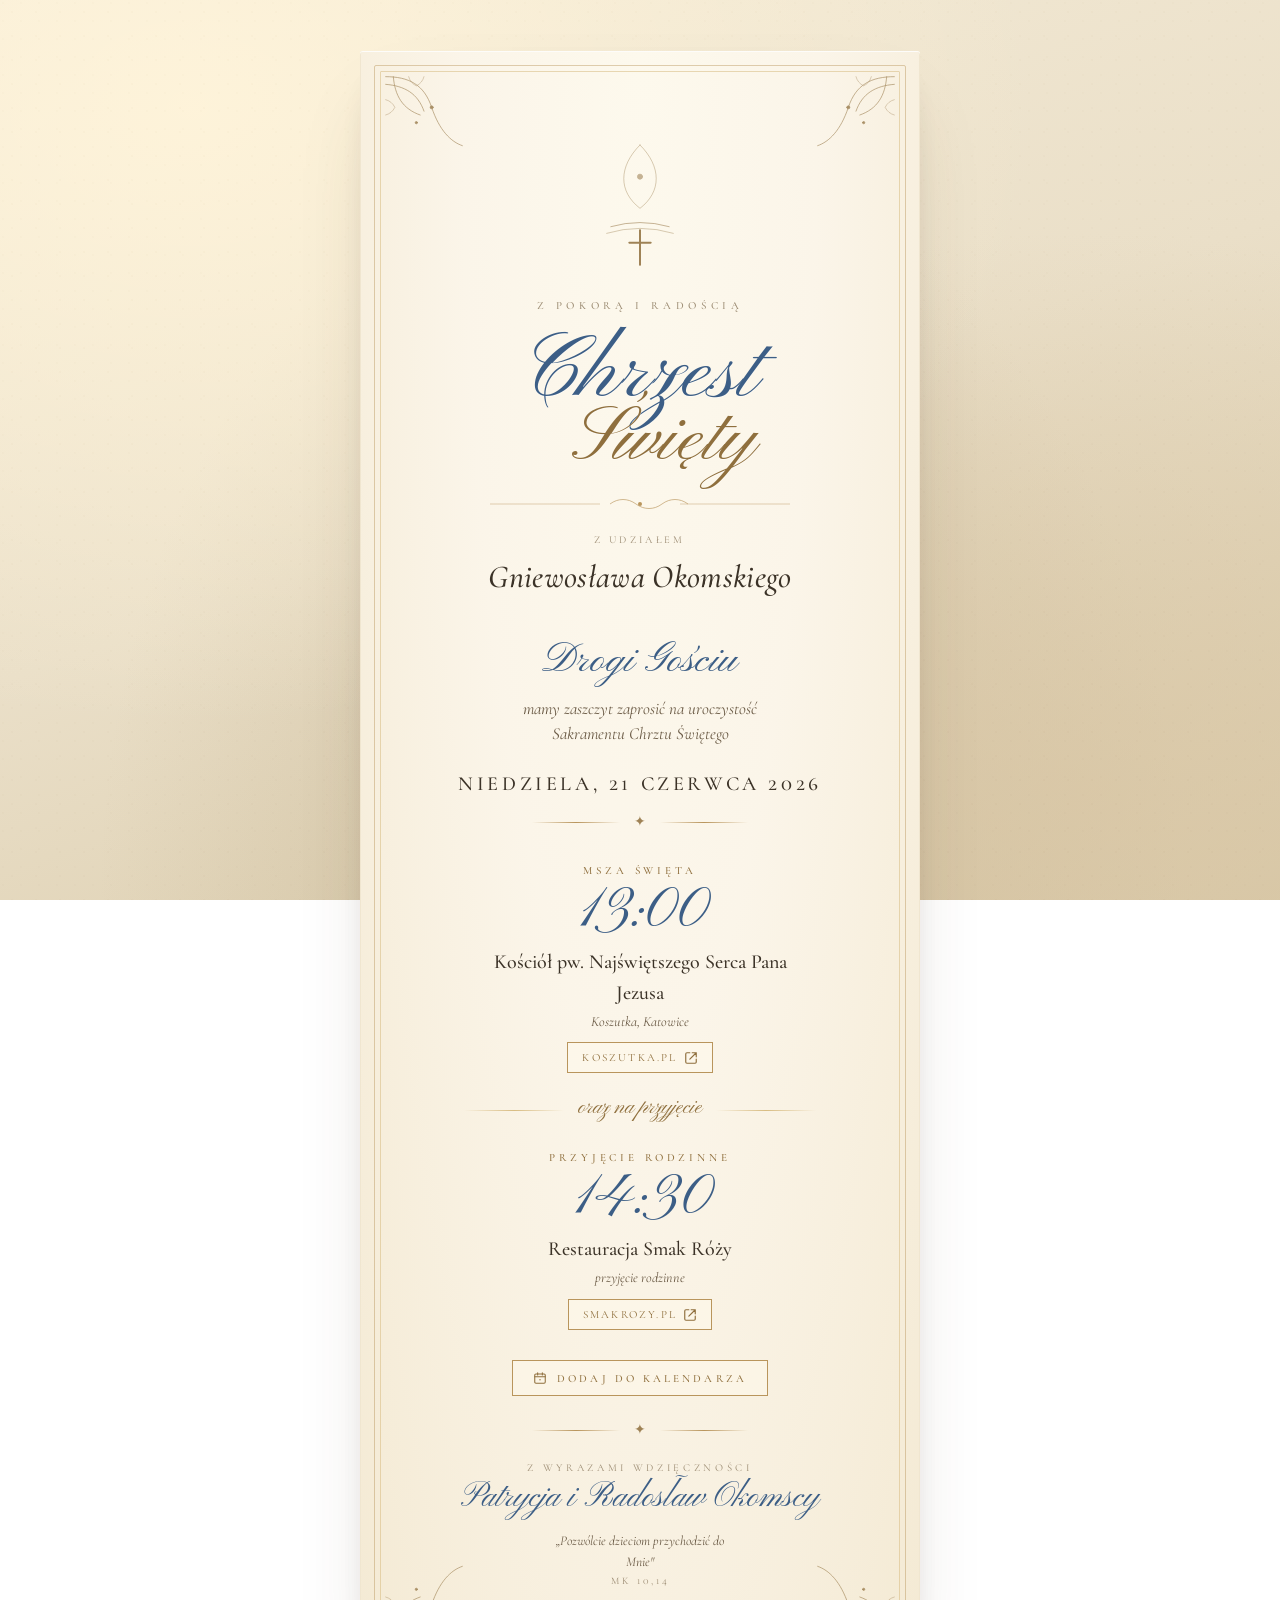
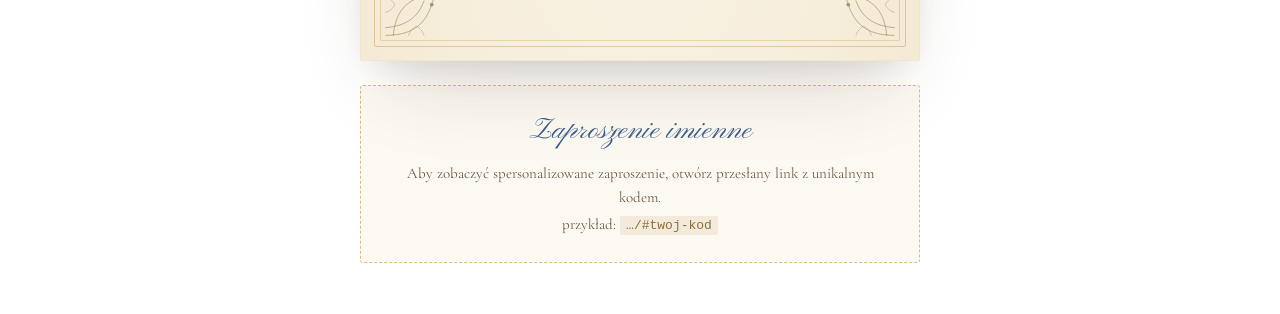
<file: index.html>
<!DOCTYPE html>
<html lang="pl">
<head>
  <meta charset="UTF-8" />
  <meta name="viewport" content="width=device-width, initial-scale=1.0, viewport-fit=cover" />
  <meta name="theme-color" content="#eadfc8" />
  <title>Chrzest Gniewosława</title>
  <link rel="manifest" href="manifest.webmanifest" />
  <link rel="icon" type="image/svg+xml" href="icons/icon.svg" />
  <link rel="apple-touch-icon" href="icons/icon.svg" />
  <meta name="apple-mobile-web-app-capable" content="yes" />
  <meta name="apple-mobile-web-app-status-bar-style" content="default" />
  <meta name="apple-mobile-web-app-title" content="Chrzest Gniewosława" />

  <link rel="preconnect" href="https://fonts.googleapis.com" />
  <link rel="preconnect" href="https://fonts.gstatic.com" crossorigin />
  <link
    href="https://fonts.googleapis.com/css2?family=Cormorant+Garamond:ital,wght@0,300;0,400;0,500;0,600;1,400;1,500&family=Pinyon+Script&family=Cormorant+SC:wght@400;500;600&display=swap"
    rel="stylesheet"
  />

  <link rel="stylesheet" href="style.css" />
</head>
<body>
  <main class="invitation">
    <article class="card" id="card">
      <svg class="corner corner--tl" viewBox="0 0 120 120" aria-hidden="true">
        <use href="#corner-flourish"/>
      </svg>
      <svg class="corner corner--tr" viewBox="0 0 120 120" aria-hidden="true">
        <use href="#corner-flourish"/>
      </svg>
      <svg class="corner corner--bl" viewBox="0 0 120 120" aria-hidden="true">
        <use href="#corner-flourish"/>
      </svg>
      <svg class="corner corner--br" viewBox="0 0 120 120" aria-hidden="true">
        <use href="#corner-flourish"/>
      </svg>

      <header class="card__header">
        <svg class="monogram" viewBox="0 0 140 180" aria-hidden="true">
          <g fill="none" stroke="currentColor" stroke-width="1.2" stroke-linecap="round">
            <path d="M70 12 C 44 38, 44 68, 70 88 C 96 68, 96 38, 70 12 Z" opacity="0.35"/>
            <circle cx="70" cy="50" r="3" fill="currentColor" opacity="0.5"/>
            <path d="M35 110 Q 70 100 105 110" opacity="0.5"/>
            <path d="M30 118 Q 70 106 110 118" opacity="0.35"/>
          </g>
          <g transform="translate(70 135)" fill="currentColor" opacity="0.85">
            <rect x="-1.2" y="-22" width="2.4" height="44" rx="1"/>
            <rect x="-14" y="-7" width="28" height="2.4" rx="1"/>
          </g>
        </svg>
        <p class="eyebrow">z pokorą i radością</p>
        <h1 class="title">
          <span class="title__line1">Chrzest</span>
          <span class="title__line2">Święty</span>
        </h1>
        <div class="filigree" aria-hidden="true">
          <svg viewBox="0 0 300 24">
            <path d="M0 12 H110 M190 12 H300" stroke="currentColor" stroke-width="0.8" fill="none" opacity="0.55"/>
            <path d="M120 12 C 128 6, 138 6, 146 12 C 154 18, 164 18, 172 12 C 180 6, 190 6, 198 12" stroke="currentColor" stroke-width="0.8" fill="none" opacity="0.8"/>
            <circle cx="150" cy="12" r="2" fill="currentColor"/>
          </svg>
        </div>
        <p class="childname">
          <span class="childname__label">z udziałem</span>
          <span class="childname__name" id="childName">Gniewosława Okomskiego</span>
        </p>
      </header>

      <section class="greeting" id="greetingBlock">
        <p class="greeting__script" id="greetingText">—</p>
        <p class="greeting__subtitle">mamy zaszczyt zaprosić na uroczystość Sakramentu Chrztu Świętego</p>
      </section>

      <section class="details">
        <p class="detail__date" id="eventDate">niedziela, 21 czerwca 2026</p>

        <div class="card__ornament-row" aria-hidden="true">
          <span class="card__ornament-line"></span>
          <span class="card__ornament-mark">✦</span>
          <span class="card__ornament-line"></span>
        </div>

        <div class="detail detail--event">
          <p class="detail__kind">Msza Święta</p>
          <p class="detail__time" id="ceremonyTime">13:00</p>
          <p class="detail__place" id="ceremonyPlace">Kościół pw. Najświętszego Serca Pana Jezusa</p>
          <p class="detail__hint" id="ceremonyHint">Koszutka, Katowice</p>
          <a class="detail__link" id="ceremonyLink" href="https://koszutka.pl/" target="_blank" rel="noopener">
            <span>koszutka.pl</span>
            <svg viewBox="0 0 24 24" width="14" height="14" aria-hidden="true"><path d="M14 3h7v7M10 14L21 3M21 14v5a2 2 0 01-2 2H5a2 2 0 01-2-2V5a2 2 0 012-2h5" fill="none" stroke="currentColor" stroke-width="2" stroke-linecap="round" stroke-linejoin="round"/></svg>
          </a>
        </div>

        <div class="divider" aria-hidden="true">
          <span></span><em>oraz na przyjęcie</em><span></span>
        </div>

        <div class="detail detail--event">
          <p class="detail__kind">Przyjęcie rodzinne</p>
          <p class="detail__time" id="receptionTime">14:30</p>
          <p class="detail__place" id="receptionPlace">Restauracja Smak Róży</p>
          <p class="detail__hint" id="receptionHint">poczęstunek i wspólna celebracja</p>
          <a class="detail__link" id="receptionLink" href="https://smakrozy.pl/" target="_blank" rel="noopener">
            <span>smakrozy.pl</span>
            <svg viewBox="0 0 24 24" width="14" height="14" aria-hidden="true"><path d="M14 3h7v7M10 14L21 3M21 14v5a2 2 0 01-2 2H5a2 2 0 01-2-2V5a2 2 0 012-2h5" fill="none" stroke="currentColor" stroke-width="2" stroke-linecap="round" stroke-linejoin="round"/></svg>
          </a>
        </div>

        <div class="calendar-wrap">
          <button class="calendar-btn" id="calendarBtn" type="button" aria-haspopup="true" aria-expanded="false">
            <svg viewBox="0 0 24 24" fill="none" stroke="currentColor" stroke-width="1.8" stroke-linecap="round" stroke-linejoin="round" aria-hidden="true">
              <rect x="3" y="5" width="18" height="16" rx="2"/>
              <path d="M3 10h18M8 3v4M16 3v4"/>
              <circle cx="12" cy="15" r="1.2" fill="currentColor" stroke="none"/>
            </svg>
            Dodaj do kalendarza
          </button>
          <div class="calendar-menu" id="calendarMenu" role="menu">
            <button type="button" data-action="ics" role="menuitem">
              <svg class="calendar-menu__icon" viewBox="0 0 24 24" fill="none" stroke="currentColor" stroke-width="1.8" stroke-linecap="round" stroke-linejoin="round"><path d="M12 3v14m0 0l-5-5m5 5l5-5M4 21h16"/></svg>
              <span>Pobierz plik .ics</span>
            </button>
            <a href="#" id="googleCalLink" target="_blank" rel="noopener" role="menuitem">
              <svg class="calendar-menu__icon" viewBox="0 0 24 24" fill="none" stroke="currentColor" stroke-width="1.8" stroke-linecap="round" stroke-linejoin="round"><rect x="4" y="4" width="16" height="16" rx="2"/><path d="M9 9h6v6H9z"/></svg>
              <span>Google Calendar</span>
            </a>
            <a href="#" id="outlookCalLink" target="_blank" rel="noopener" role="menuitem">
              <svg class="calendar-menu__icon" viewBox="0 0 24 24" fill="none" stroke="currentColor" stroke-width="1.8" stroke-linecap="round" stroke-linejoin="round"><path d="M3 7l9 6 9-6M3 7v10a2 2 0 002 2h14a2 2 0 002-2V7M3 7l9-4 9 4"/></svg>
              <span>Outlook Web</span>
            </a>
          </div>
        </div>
      </section>

      <footer class="card__footer">
        <div class="card__ornament-row" aria-hidden="true">
          <span class="card__ornament-line"></span>
          <span class="card__ornament-mark">✦</span>
          <span class="card__ornament-line"></span>
        </div>
        <p class="parents__label">z wyrazami wdzięczności</p>
        <p class="parents__names" id="parentsNames">Patrycja i Radosław Okomscy</p>
        <p class="parents__verse">„Pozwólcie dzieciom przychodzić do Mnie" <span class="parents__ref">Mk 10,14</span></p>
      </footer>
    </article>

    <section class="missing" id="missingBlock" hidden>
      <div class="missing__inner">
        <h2>Zaproszenie imienne</h2>
        <p>Aby zobaczyć spersonalizowane zaproszenie, otwórz przesłany link z unikalnym kodem.</p>
        <p class="missing__hint">przykład: <code>…/#twoj-kod</code></p>
      </div>
    </section>
  </main>

  <div class="offline-pill" id="offlinePill" hidden>tryb offline</div>

  <svg width="0" height="0" style="position:absolute" aria-hidden="true">
    <defs>
      <symbol id="corner-flourish" viewBox="0 0 120 120">
        <g fill="none" stroke="currentColor" stroke-width="0.9" stroke-linecap="round">
          <path d="M10 10 C 40 10, 60 20, 70 50 C 80 80, 95 95, 110 100"/>
          <path d="M10 20 C 35 22, 52 32, 60 55"/>
          <path d="M20 10 C 22 35, 32 52, 55 60"/>
          <circle cx="70" cy="50" r="2" fill="currentColor"/>
          <circle cx="50" cy="70" r="1.5" fill="currentColor"/>
          <path d="M10 40 Q 18 42, 22 50 Q 18 58, 10 60" opacity="0.6"/>
          <path d="M40 10 Q 42 18, 50 22 Q 58 18, 60 10" opacity="0.6"/>
        </g>
      </symbol>
    </defs>
  </svg>

  <script src="app.js"></script>
</body>
</html>
</file>
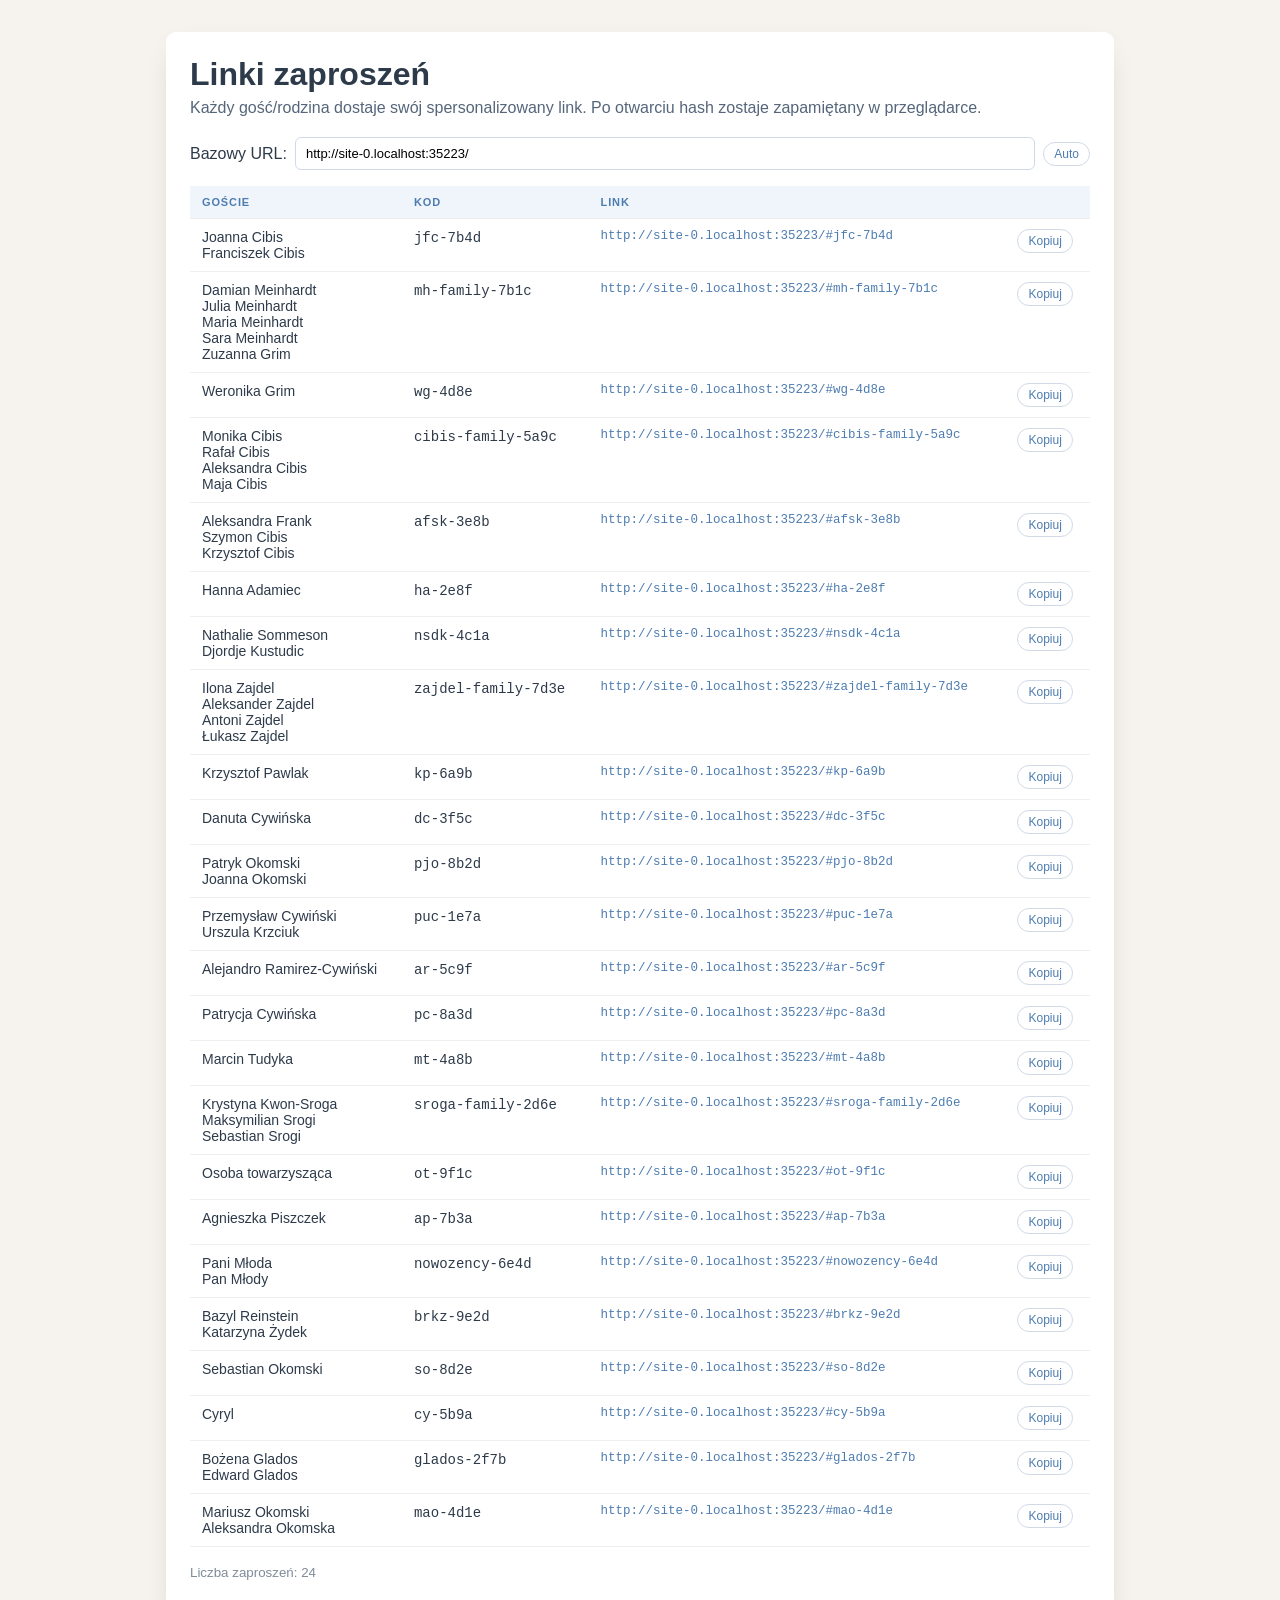
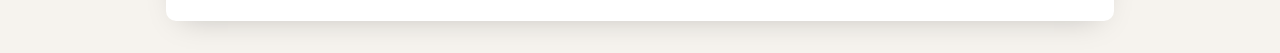
<file: links.html>
<!DOCTYPE html>
<html lang="pl">
<head>
  <meta charset="UTF-8" />
  <meta name="viewport" content="width=device-width, initial-scale=1.0" />
  <meta name="robots" content="noindex, nofollow" />
  <title>Linki zaproszeń — panel</title>
  <style>
    :root { font-family: -apple-system, Segoe UI, Roboto, sans-serif; color: #2d3a4a; }
    body { background: #f6f3ee; margin: 0; padding: 32px 16px; }
    main { max-width: 900px; margin: 0 auto; background: #fff; border-radius: 10px; box-shadow: 0 10px 30px -15px rgba(0,0,0,.25); padding: 24px; }
    h1 { font-weight: 600; margin: 0 0 6px; }
    p.lede { color: #55657a; margin: 0 0 20px; }
    table { width: 100%; border-collapse: collapse; }
    th, td { text-align: left; padding: 10px 12px; border-bottom: 1px solid #eee; font-size: 14px; vertical-align: top; }
    th { background: #f0f5fb; font-weight: 600; color: #4d7cb0; text-transform: uppercase; font-size: 11px; letter-spacing: .08em; }
    td.link { font-family: ui-monospace, Menlo, Consolas, monospace; font-size: 12.5px; word-break: break-all; color: #4d7cb0; }
    button { cursor: pointer; border: 1px solid #d0dae6; background: #fff; padding: 4px 10px; border-radius: 999px; font-size: 12px; color: #4d7cb0; }
    button:hover { background: #4d7cb0; color: #fff; border-color: #4d7cb0; }
    .base { display: flex; gap: 8px; align-items: center; margin-bottom: 16px; }
    .base input { flex: 1; padding: 8px 10px; border: 1px solid #d0dae6; border-radius: 6px; font-size: 13px; }
    tr.group { background: #fbfaf6; }
    small { color: #7f8b9a; }
  </style>
</head>
<body>
  <main>
    <h1>Linki zaproszeń</h1>
    <p class="lede">Każdy gość/rodzina dostaje swój spersonalizowany link. Po otwarciu hash zostaje zapamiętany w przeglądarce.</p>

    <div class="base">
      <label for="base">Bazowy URL:</label>
      <input id="base" type="text" />
      <button id="reset">Auto</button>
    </div>

    <table>
      <thead>
        <tr>
          <th>Goście</th>
          <th>Kod</th>
          <th>Link</th>
          <th></th>
        </tr>
      </thead>
      <tbody id="rows"></tbody>
    </table>
    <p><small>Liczba zaproszeń: <span id="count">0</span></small></p>
  </main>

  <script>
    const baseInput = document.getElementById("base");
    const rows = document.getElementById("rows");
    const countEl = document.getElementById("count");

    function defaultBase() {
      const u = new URL(window.location.href);
      u.pathname = u.pathname.replace(/links\.html$/, "");
      u.search = "";
      u.hash = "";
      return u.toString();
    }

    baseInput.value = defaultBase();
    document.getElementById("reset").addEventListener("click", () => {
      baseInput.value = defaultBase();
      render();
    });
    baseInput.addEventListener("input", render);

    let data;
    fetch("guests.json").then((r) => r.json()).then((d) => { data = d; render(); });

    function render() {
      if (!data) return;
      const base = baseInput.value.replace(/#.*$/, "").replace(/\?.*$/, "");
      rows.innerHTML = "";
      const entries = Object.entries(data.guests);
      countEl.textContent = entries.length;
      for (const [code, g] of entries) {
        const link = base + "#" + code;
        const tr = document.createElement("tr");
        tr.innerHTML =
          "<td>" + g.names.join("<br>") + "</td>" +
          "<td><code>" + code + "</code></td>" +
          "<td class=\"link\">" + link + "</td>" +
          "<td><button>Kopiuj</button></td>";
        tr.querySelector("button").addEventListener("click", () => {
          navigator.clipboard.writeText(link).then(() => {
            const b = tr.querySelector("button");
            const old = b.textContent;
            b.textContent = "✓";
            setTimeout(() => (b.textContent = old), 1200);
          });
        });
        rows.appendChild(tr);
      }
    }
  </script>
</body>
</html>
</file>
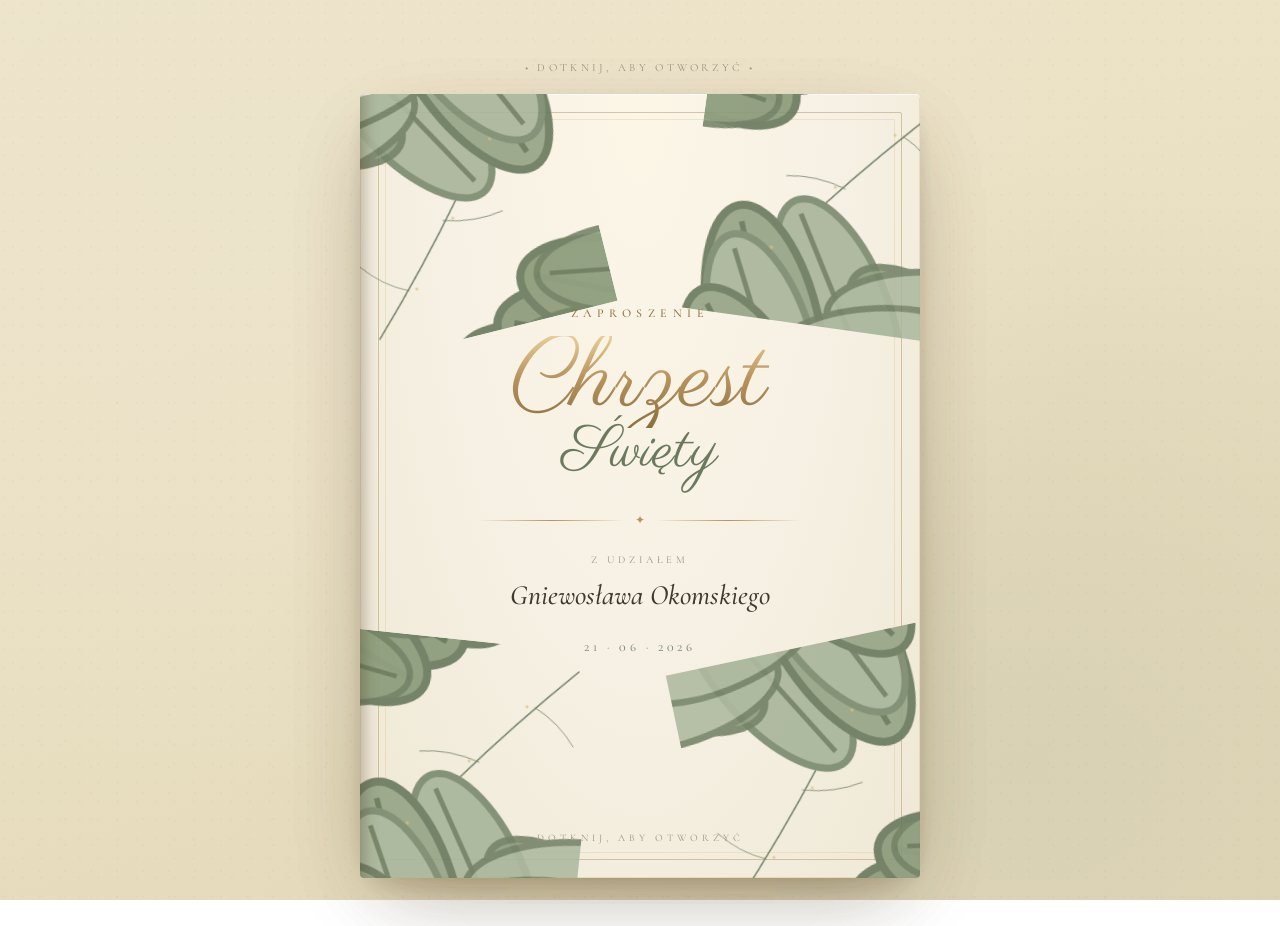
<file: preview-eucalyptus.html>
<!DOCTYPE html>
<html lang="pl">
<head>
  <meta charset="UTF-8" />
  <meta name="viewport" content="width=device-width, initial-scale=1.0, viewport-fit=cover" />
  <title>Chrzest Gniewosława — wariant eukaliptusowy</title>
  <link rel="preconnect" href="https://fonts.googleapis.com" />
  <link rel="preconnect" href="https://fonts.gstatic.com" crossorigin />
  <link
    href="https://fonts.googleapis.com/css2?family=Cormorant+Garamond:ital,wght@0,300;0,400;0,500;0,600;1,400;1,500&family=Parisienne&family=Cormorant+SC:wght@300;400;500;600&display=swap"
    rel="stylesheet"
  />
  <style>
    :root {
      --paper: #f6f1e4;
      --paper-warm: #efe8d5;
      --paper-shadow: rgba(80, 60, 30, 0.25);
      --ink: #3d3a2e;
      --ink-soft: #6a6454;
      --ink-faint: #9a9380;
      --gold: #b8935e;
      --gold-deep: #8c6f3d;
      --gold-light: #d8b87a;
      --gold-shine: #e8cd96;
      --eucalyptus-dark: #6a7a5e;
      --eucalyptus: #8a9a7a;
      --eucalyptus-light: #b3c0a4;
      --eucalyptus-pale: #d6dcc9;
      --sage: #a8b59a;

      --font-script: "Parisienne", "Pinyon Script", "Great Vibes", cursive;
      --font-serif: "Cormorant Garamond", Georgia, serif;
      --font-smallcaps: "Cormorant SC", "Cormorant Garamond", serif;
    }

    * { box-sizing: border-box; }
    html, body { margin: 0; padding: 0; min-height: 100%; }

    body {
      font-family: var(--font-serif);
      color: var(--ink);
      background:
        radial-gradient(ellipse at 20% 20%, #ece3cb 0%, transparent 60%),
        radial-gradient(ellipse at 80% 85%, #d9d1b4 0%, transparent 55%),
        linear-gradient(165deg, #efe6cc 0%, #e3d8b8 100%);
      background-attachment: fixed;
      min-height: 100vh;
      display: flex;
      flex-direction: column;
      align-items: center;
      justify-content: center;
      padding: clamp(20px, 4vw, 48px);
      line-height: 1.55;
      -webkit-font-smoothing: antialiased;
      overflow-x: hidden;
    }

    body::before {
      content: "";
      position: fixed;
      inset: 0;
      pointer-events: none;
      background-image:
        radial-gradient(rgba(120, 95, 50, 0.05) 1px, transparent 1.5px),
        radial-gradient(rgba(120, 95, 50, 0.04) 1px, transparent 1.5px);
      background-size: 26px 26px, 19px 19px;
      background-position: 0 0, 13px 13px;
      mix-blend-mode: multiply;
      opacity: 0.6;
    }

    .stage {
      width: 100%;
      max-width: 560px;
      perspective: 2200px;
      perspective-origin: 50% 50%;
      position: relative;
      z-index: 1;
    }

    .hint {
      text-align: center;
      margin-bottom: 18px;
      font-family: var(--font-smallcaps);
      letter-spacing: 0.3em;
      text-transform: uppercase;
      font-size: 11px;
      color: var(--ink-faint);
      transition: opacity 0.4s ease 0.2s;
    }
    .stage.opened .hint { opacity: 0; pointer-events: none; }

    .card {
      position: relative;
      width: 100%;
      aspect-ratio: 2 / 2.8;
      transform-style: preserve-3d;
      transition: transform 0.6s ease;
    }

    .face {
      position: absolute;
      inset: 0;
      background:
        radial-gradient(ellipse at 50% 0%, #fbf6e6 0%, var(--paper) 50%, var(--paper-warm) 100%);
      border-radius: 4px;
      box-shadow:
        0 1px 0 rgba(255, 255, 255, 0.85) inset,
        0 0 0 1px rgba(180, 150, 90, 0.2) inset,
        0 30px 80px -25px var(--paper-shadow),
        0 10px 30px -15px rgba(80, 60, 30, 0.18);
      backface-visibility: hidden;
      overflow: hidden;
    }

    .cover {
      z-index: 3;
      transform-origin: left center;
      transition: transform 1.1s cubic-bezier(0.72, 0.02, 0.2, 1), box-shadow 1.1s ease;
      cursor: pointer;
      display: flex;
      flex-direction: column;
      align-items: center;
      justify-content: center;
      padding: clamp(40px, 8vw, 64px) clamp(28px, 6vw, 48px);
      text-align: center;
    }

    .cover::after {
      content: "";
      position: absolute;
      top: 0; bottom: 0;
      left: 0;
      width: 18px;
      background: linear-gradient(90deg, rgba(60, 40, 15, 0.22) 0%, rgba(60, 40, 15, 0.05) 60%, transparent 100%);
      pointer-events: none;
    }

    .stage.opened .cover {
      transform: rotateY(-156deg);
      box-shadow: -20px 30px 80px -20px rgba(80, 60, 30, 0.45);
    }

    .cover__inner-border {
      position: absolute;
      inset: 18px;
      border: 1px solid var(--gold);
      opacity: 0.5;
      pointer-events: none;
      border-radius: 2px;
    }
    .cover__inner-border::after {
      content: "";
      position: absolute;
      inset: 6px;
      border: 0.5px solid var(--gold-light);
      opacity: 0.55;
    }

    .branch {
      position: absolute;
      width: clamp(160px, 38vw, 260px);
      height: auto;
      pointer-events: none;
      opacity: 0.92;
    }
    .branch--top-left { top: -18px; left: -30px; transform: rotate(-14deg); }
    .branch--top-right { top: -28px; right: -34px; transform: rotate(188deg); }
    .branch--bottom-left { bottom: -22px; left: -32px; transform: rotate(186deg); }
    .branch--bottom-right { bottom: -28px; right: -30px; transform: rotate(-12deg); }

    .cover__eyebrow {
      position: relative;
      font-family: var(--font-smallcaps);
      text-transform: uppercase;
      letter-spacing: 0.46em;
      font-size: 12px;
      color: var(--gold-deep);
      font-weight: 500;
      margin: 0 0 14px;
    }

    .cover__title {
      position: relative;
      font-family: var(--font-script);
      font-weight: 400;
      font-size: clamp(60px, 15vw, 96px);
      line-height: 0.95;
      color: var(--gold-deep);
      margin: 0;
      letter-spacing: 0.01em;
      background: linear-gradient(180deg, var(--gold-shine) 0%, var(--gold) 45%, var(--gold-deep) 100%);
      -webkit-background-clip: text;
      background-clip: text;
      -webkit-text-fill-color: transparent;
      filter: drop-shadow(0 1px 0 rgba(255, 255, 255, 0.3));
    }

    .cover__subtitle {
      position: relative;
      font-family: var(--font-script);
      font-size: clamp(40px, 9vw, 60px);
      line-height: 1;
      margin: -6px 0 22px;
      color: var(--eucalyptus-dark);
      letter-spacing: 0.01em;
    }

    .cover__rule {
      position: relative;
      width: 70%;
      margin: 8px auto 22px;
      display: flex;
      align-items: center;
      gap: 10px;
      color: var(--gold);
    }
    .cover__rule span {
      flex: 1;
      height: 1px;
      background: linear-gradient(90deg, transparent, var(--gold), transparent);
    }
    .cover__rule em {
      font-style: normal;
      font-size: 12px;
      transform: translateY(-1px);
    }

    .cover__name-label {
      position: relative;
      font-family: var(--font-smallcaps);
      text-transform: uppercase;
      letter-spacing: 0.38em;
      font-size: 10.5px;
      color: var(--ink-faint);
      margin: 0 0 6px;
    }

    .cover__name {
      position: relative;
      font-family: var(--font-serif);
      font-style: italic;
      font-weight: 500;
      font-size: clamp(22px, 5.2vw, 28px);
      color: var(--ink);
      margin: 0;
    }

    .cover__date {
      position: relative;
      margin-top: 20px;
      font-family: var(--font-smallcaps);
      text-transform: uppercase;
      letter-spacing: 0.3em;
      font-size: 12px;
      color: var(--eucalyptus-dark);
    }

    .cover__tap {
      position: absolute;
      bottom: 22px;
      left: 0;
      right: 0;
      text-align: center;
      font-family: var(--font-smallcaps);
      text-transform: uppercase;
      letter-spacing: 0.4em;
      font-size: 10px;
      color: var(--ink-faint);
      animation: pulse 2.6s ease-in-out infinite;
    }
    @keyframes pulse {
      0%, 100% { opacity: 0.45; }
      50% { opacity: 1; }
    }
    .stage.opened .cover__tap { opacity: 0; }

    .inside {
      padding: clamp(44px, 8vw, 68px) clamp(28px, 6vw, 52px);
      display: flex;
      flex-direction: column;
      z-index: 1;
    }

    .inside__border {
      position: absolute;
      inset: 16px;
      border: 1px solid var(--gold);
      opacity: 0.4;
      pointer-events: none;
      border-radius: 2px;
    }
    .inside__border::after {
      content: "";
      position: absolute;
      inset: 6px;
      border: 0.5px solid var(--gold-light);
      opacity: 0.6;
    }

    .inside .branch { opacity: 0.85; }

    .inside__content {
      position: relative;
      z-index: 2;
      text-align: center;
      opacity: 0;
      transform: translateY(6px);
      transition: opacity 0.8s ease 0.4s, transform 0.9s ease 0.4s;
    }
    .stage.opened .inside__content {
      opacity: 1;
      transform: translateY(0);
    }

    .inside__eyebrow {
      font-family: var(--font-smallcaps);
      text-transform: uppercase;
      letter-spacing: 0.4em;
      font-size: 11px;
      color: var(--gold-deep);
      margin: 0 0 10px;
    }

    .inside__greeting {
      font-family: var(--font-script);
      font-size: clamp(32px, 7vw, 44px);
      color: var(--eucalyptus-dark);
      margin: 0 0 4px;
      line-height: 1.05;
    }

    .inside__lede {
      font-family: var(--font-serif);
      font-style: italic;
      font-size: clamp(14.5px, 3.4vw, 16.5px);
      color: var(--ink-soft);
      max-width: 36ch;
      margin: 6px auto 18px;
      line-height: 1.55;
    }

    .inside__rule {
      display: flex; align-items: center; justify-content: center;
      gap: 12px; margin: 6px auto 14px; color: var(--gold);
      max-width: 70%;
    }
    .inside__rule span {
      flex: 1; height: 1px;
      background: linear-gradient(90deg, transparent, var(--gold-light), transparent);
    }
    .inside__rule em {
      font-style: normal; font-size: 11px;
      letter-spacing: 0.3em; text-transform: uppercase;
      color: var(--gold-deep);
    }

    .inside__name {
      font-family: var(--font-serif);
      font-style: italic;
      font-weight: 500;
      font-size: clamp(22px, 5vw, 28px);
      color: var(--ink);
      margin: 6px 0 2px;
    }

    .inside__date {
      font-family: var(--font-smallcaps);
      text-transform: uppercase;
      letter-spacing: 0.22em;
      font-size: 13px;
      color: var(--eucalyptus-dark);
      margin: 8px 0 20px;
    }

    .event {
      padding: 10px 0;
    }
    .event__kind {
      font-family: var(--font-smallcaps);
      text-transform: uppercase;
      letter-spacing: 0.35em;
      font-size: 11px;
      color: var(--gold-deep);
      margin: 0 0 4px;
    }
    .event__time {
      font-family: var(--font-script);
      font-size: clamp(36px, 8vw, 50px);
      color: var(--eucalyptus-dark);
      margin: 0;
      line-height: 1;
    }
    .event__place {
      font-family: var(--font-serif);
      font-weight: 500;
      font-size: clamp(16px, 3.8vw, 18.5px);
      color: var(--ink);
      margin: 8px 0 2px;
      max-width: 30ch;
      margin-inline: auto;
    }
    .event__hint {
      font-family: var(--font-serif);
      font-style: italic;
      font-size: 13px;
      color: var(--ink-soft);
      margin: 0 0 10px;
    }
    .event__link {
      display: inline-flex;
      align-items: center;
      gap: 6px;
      font-family: var(--font-smallcaps);
      text-transform: uppercase;
      letter-spacing: 0.22em;
      font-size: 10.5px;
      color: var(--gold-deep);
      text-decoration: none;
      padding: 5px 12px;
      border: 1px solid var(--gold);
      background: rgba(250, 243, 222, 0.4);
      transition: background 0.2s, color 0.2s;
    }
    .event__link:hover { background: var(--gold-deep); color: var(--paper); }

    .inside__divider {
      display: flex; align-items: center; gap: 14px;
      margin: 8px auto; color: var(--eucalyptus);
      max-width: 85%;
    }
    .inside__divider span {
      flex: 1; height: 1px;
      background: linear-gradient(90deg, transparent, var(--eucalyptus-light), transparent);
    }
    .inside__divider svg { width: 36px; height: 18px; color: var(--eucalyptus); }

    .inside__footer {
      margin-top: 18px;
      padding-top: 16px;
      border-top: 1px dashed rgba(138, 154, 122, 0.4);
    }
    .inside__parents-label {
      font-family: var(--font-smallcaps);
      text-transform: uppercase;
      letter-spacing: 0.38em;
      font-size: 10.5px;
      color: var(--ink-faint);
      margin: 0 0 2px;
    }
    .inside__parents {
      font-family: var(--font-script);
      font-size: clamp(26px, 6vw, 32px);
      color: var(--eucalyptus-dark);
      margin: 0 0 6px;
      line-height: 1.1;
    }
    .inside__verse {
      font-family: var(--font-serif);
      font-style: italic;
      font-size: 13px;
      color: var(--ink-soft);
      margin: 8px auto 0;
      max-width: 30ch;
    }
    .inside__verse-ref {
      display: block;
      font-family: var(--font-smallcaps);
      font-style: normal;
      font-size: 10px;
      letter-spacing: 0.3em;
      text-transform: uppercase;
      color: var(--ink-faint);
      margin-top: 3px;
    }

    .calendar-wrap {
      margin: 18px auto 4px;
      position: relative;
      display: inline-block;
    }
    .calendar-btn {
      display: inline-flex;
      align-items: center;
      gap: 10px;
      font-family: var(--font-smallcaps);
      text-transform: uppercase;
      letter-spacing: 0.28em;
      font-size: 11px;
      color: var(--gold-deep);
      background: rgba(250, 243, 222, 0.5);
      border: 1px solid var(--gold);
      padding: 10px 20px;
      cursor: pointer;
      transition: background 0.25s, color 0.25s;
      font-weight: 500;
    }
    .calendar-btn:hover,
    .calendar-btn:focus-visible {
      background: var(--gold-deep);
      color: var(--paper);
      outline: none;
    }
    .calendar-btn svg {
      width: 14px;
      height: 14px;
      flex-shrink: 0;
    }
    .calendar-menu {
      position: absolute;
      top: calc(100% + 8px);
      left: 50%;
      transform: translateX(-50%) translateY(-6px);
      background: var(--paper);
      border: 1px solid var(--gold-light);
      box-shadow: 0 12px 30px -12px var(--paper-shadow);
      min-width: 220px;
      opacity: 0;
      pointer-events: none;
      transition: opacity 0.25s, transform 0.25s;
      z-index: 6;
    }
    .calendar-menu.open {
      opacity: 1;
      pointer-events: auto;
      transform: translateX(-50%) translateY(0);
    }
    .calendar-menu::before {
      content: "";
      position: absolute;
      top: -6px;
      left: 50%;
      transform: translateX(-50%) rotate(45deg);
      width: 10px;
      height: 10px;
      background: var(--paper);
      border-left: 1px solid var(--gold-light);
      border-top: 1px solid var(--gold-light);
    }
    .calendar-menu button,
    .calendar-menu a {
      display: flex;
      align-items: center;
      gap: 10px;
      width: 100%;
      background: none;
      border: none;
      padding: 12px 16px;
      font-family: var(--font-serif);
      font-size: 14px;
      color: var(--ink);
      cursor: pointer;
      text-align: left;
      text-decoration: none;
      transition: background 0.18s;
    }
    .calendar-menu button + button,
    .calendar-menu button + a,
    .calendar-menu a + a,
    .calendar-menu a + button {
      border-top: 1px solid rgba(184, 147, 94, 0.15);
    }
    .calendar-menu button:hover,
    .calendar-menu a:hover {
      background: rgba(216, 184, 122, 0.15);
    }
    .calendar-menu__icon {
      width: 16px;
      height: 16px;
      color: var(--eucalyptus-dark);
      flex-shrink: 0;
    }

    .close-btn {
      position: absolute;
      top: 10px;
      right: 10px;
      z-index: 5;
      width: 32px;
      height: 32px;
      border-radius: 999px;
      border: 1px solid rgba(138, 110, 60, 0.3);
      background: rgba(251, 246, 230, 0.6);
      color: var(--gold-deep);
      cursor: pointer;
      opacity: 0;
      transition: opacity 0.3s ease 0.6s;
      font-size: 16px;
      line-height: 1;
      display: flex;
      align-items: center;
      justify-content: center;
      backdrop-filter: blur(4px);
    }
    .stage.opened .close-btn { opacity: 1; }
    .close-btn:hover { background: var(--gold-deep); color: var(--paper); }

    @media (max-width: 480px) {
      .card { aspect-ratio: 2 / 3.1; }
      .branch { width: clamp(140px, 46vw, 220px); }
    }
  </style>
</head>
<body>
  <div class="stage" id="stage">
    <p class="hint">• dotknij, aby otworzyć •</p>

    <div class="card" id="card">
      <button class="close-btn" id="closeBtn" aria-label="Zamknij">×</button>

      <!-- Inside (pod spodem) -->
      <section class="face inside" aria-label="Szczegóły zaproszenia">
        <div class="inside__border"></div>

        <svg class="branch branch--top-left" viewBox="0 0 260 260" aria-hidden="true"><use href="#eucalyptus-branch"/></svg>
        <svg class="branch branch--bottom-right" viewBox="0 0 260 260" aria-hidden="true"><use href="#eucalyptus-branch"/></svg>

        <div class="inside__content">
          <p class="inside__eyebrow">Zaproszenie</p>
          <p class="inside__greeting">Drodzy Państwo,</p>
          <p class="inside__lede">mamy zaszczyt zaprosić na uroczystość Sakramentu Chrztu Świętego naszego Synka</p>

          <div class="inside__rule"><span></span><em>Gniewosław</em><span></span></div>

          <p class="inside__name">Gniewosława Okomskiego</p>
          <p class="inside__date">niedziela, 21 czerwca 2026</p>

          <div class="event">
            <p class="event__kind">Msza Święta</p>
            <p class="event__time">13:00</p>
            <p class="event__place">Kościół pw. Najświętszego Serca Pana Jezusa</p>
            <p class="event__hint">Koszutka, Katowice</p>
            <a class="event__link" href="https://koszutka.pl/" target="_blank" rel="noopener">koszutka.pl</a>
          </div>

          <div class="inside__divider">
            <span></span>
            <svg viewBox="0 0 36 18" aria-hidden="true">
              <path d="M2 9 Q 10 2, 18 9 T 34 9" fill="none" stroke="currentColor" stroke-width="1.2" stroke-linecap="round"/>
              <circle cx="18" cy="9" r="2" fill="currentColor"/>
            </svg>
            <span></span>
          </div>

          <div class="event">
            <p class="event__kind">Przyjęcie rodzinne</p>
            <p class="event__time">14:30</p>
            <p class="event__place">Restauracja Smak Róży</p>
            <p class="event__hint">wspólna celebracja i poczęstunek</p>
            <a class="event__link" href="https://smakrozy.pl/" target="_blank" rel="noopener">smakrozy.pl</a>
          </div>

          <div class="calendar-wrap">
            <button class="calendar-btn" id="calendarBtn" type="button" aria-haspopup="true" aria-expanded="false">
              <svg viewBox="0 0 24 24" fill="none" stroke="currentColor" stroke-width="1.8" stroke-linecap="round" stroke-linejoin="round" aria-hidden="true">
                <rect x="3" y="5" width="18" height="16" rx="2"/>
                <path d="M3 10h18M8 3v4M16 3v4"/>
                <circle cx="12" cy="15" r="1.2" fill="currentColor" stroke="none"/>
              </svg>
              Dodaj do kalendarza
            </button>
            <div class="calendar-menu" id="calendarMenu" role="menu">
              <button type="button" data-action="ics" role="menuitem">
                <svg class="calendar-menu__icon" viewBox="0 0 24 24" fill="none" stroke="currentColor" stroke-width="1.8" stroke-linecap="round" stroke-linejoin="round"><path d="M12 3v14m0 0l-5-5m5 5l5-5M4 21h16"/></svg>
                <span>Pobierz plik .ics</span>
              </button>
              <a href="#" id="googleCalLink" target="_blank" rel="noopener" role="menuitem">
                <svg class="calendar-menu__icon" viewBox="0 0 24 24" fill="none" stroke="currentColor" stroke-width="1.8" stroke-linecap="round" stroke-linejoin="round"><rect x="4" y="4" width="16" height="16" rx="2"/><path d="M9 9h6v6H9z"/></svg>
                <span>Google Calendar</span>
              </a>
              <a href="#" id="outlookCalLink" target="_blank" rel="noopener" role="menuitem">
                <svg class="calendar-menu__icon" viewBox="0 0 24 24" fill="none" stroke="currentColor" stroke-width="1.8" stroke-linecap="round" stroke-linejoin="round"><path d="M3 7l9 6 9-6M3 7v10a2 2 0 002 2h14a2 2 0 002-2V7M3 7l9-4 9 4"/></svg>
                <span>Outlook Web</span>
              </a>
            </div>
          </div>

          <footer class="inside__footer">
            <p class="inside__parents-label">z wyrazami wdzięczności</p>
            <p class="inside__parents">Patrycja &amp; Radosław Okomscy</p>
            <p class="inside__verse">
              „Pozwólcie dzieciom przychodzić do Mnie"
              <span class="inside__verse-ref">Mk 10,14</span>
            </p>
          </footer>
        </div>
      </section>

      <!-- Cover (wierzch) -->
      <section class="face cover" id="cover" role="button" tabindex="0" aria-label="Otwórz zaproszenie">
        <div class="cover__inner-border"></div>

        <svg class="branch branch--top-left" viewBox="0 0 260 260" aria-hidden="true"><use href="#eucalyptus-branch"/></svg>
        <svg class="branch branch--top-right" viewBox="0 0 260 260" aria-hidden="true"><use href="#eucalyptus-branch"/></svg>
        <svg class="branch branch--bottom-left" viewBox="0 0 260 260" aria-hidden="true"><use href="#eucalyptus-branch"/></svg>
        <svg class="branch branch--bottom-right" viewBox="0 0 260 260" aria-hidden="true"><use href="#eucalyptus-branch"/></svg>

        <p class="cover__eyebrow">Zaproszenie</p>

        <h1 class="cover__title">Chrzest</h1>
        <p class="cover__subtitle">Święty</p>

        <div class="cover__rule"><span></span><em>✦</em><span></span></div>

        <p class="cover__name-label">z udziałem</p>
        <p class="cover__name">Gniewosława Okomskiego</p>

        <p class="cover__date">21 · 06 · 2026</p>

        <p class="cover__tap">dotknij, aby otworzyć</p>
      </section>
    </div>
  </div>

  <svg width="0" height="0" style="position:absolute" aria-hidden="true">
    <defs>
      <!-- Pojedynczy liść eukaliptusa -->
      <symbol id="leaf" viewBox="-10 -5 20 10">
        <ellipse cx="0" cy="0" rx="8" ry="3.4" fill="var(--leaf-fill)" stroke="var(--leaf-stroke)" stroke-width="0.5"/>
        <path d="M-7 0 L7 0" stroke="var(--leaf-vein)" stroke-width="0.35" opacity="0.6"/>
      </symbol>

      <!-- Gałązka eukaliptusa -->
      <symbol id="eucalyptus-branch" viewBox="0 0 260 260">
        <g style="--leaf-fill: #8a9a7a; --leaf-stroke: #6a7a5e; --leaf-vein: #4a5a3e;">
          <!-- Łodyga główna -->
          <path d="M20 240 Q 80 180 130 120 Q 175 70 225 30"
                fill="none" stroke="#6a7a5e" stroke-width="1.5" stroke-linecap="round"/>
          <!-- Odgałęzienia -->
          <path d="M60 200 Q 35 188 18 165" fill="none" stroke="#6a7a5e" stroke-width="1" stroke-linecap="round" opacity="0.8"/>
          <path d="M110 140 Q 140 150 170 145" fill="none" stroke="#6a7a5e" stroke-width="1" stroke-linecap="round" opacity="0.8"/>
          <path d="M170 75 Q 195 90 220 90" fill="none" stroke="#6a7a5e" stroke-width="1" stroke-linecap="round" opacity="0.8"/>

          <!-- Liście wzdłuż głównej łodygi -->
          <g>
            <use href="#leaf" transform="translate(30 230) rotate(45) scale(1.3)"/>
            <use href="#leaf" transform="translate(48 218) rotate(-120) scale(1.1)" style="--leaf-fill: #a8b59a; --leaf-stroke: #7a8a6e;"/>
            <use href="#leaf" transform="translate(55 212) rotate(55) scale(1.2)"/>
            <use href="#leaf" transform="translate(72 195) rotate(-110) scale(1.25)" style="--leaf-fill: #95a486; --leaf-stroke: #6a7a5e;"/>
            <use href="#leaf" transform="translate(82 185) rotate(40) scale(1.35)"/>
            <use href="#leaf" transform="translate(100 165) rotate(-115) scale(1.1)" style="--leaf-fill: #a8b59a; --leaf-stroke: #7a8a6e;"/>
            <use href="#leaf" transform="translate(115 150) rotate(35) scale(1.3)"/>
            <use href="#leaf" transform="translate(130 135) rotate(-125) scale(1.2)" style="--leaf-fill: #95a486;"/>
            <use href="#leaf" transform="translate(148 115) rotate(30) scale(1.25)"/>
            <use href="#leaf" transform="translate(162 100) rotate(-130) scale(1.15)" style="--leaf-fill: #a8b59a; --leaf-stroke: #7a8a6e;"/>
            <use href="#leaf" transform="translate(180 82) rotate(25) scale(1.3)"/>
            <use href="#leaf" transform="translate(198 65) rotate(-135) scale(1.2)" style="--leaf-fill: #95a486;"/>
            <use href="#leaf" transform="translate(212 48) rotate(25) scale(1.25)"/>
            <use href="#leaf" transform="translate(222 32) rotate(-130) scale(1.05)" style="--leaf-fill: #b3c0a4; --leaf-stroke: #8a9a7a;"/>
          </g>

          <!-- Liście odgałęzień -->
          <g opacity="0.9">
            <use href="#leaf" transform="translate(42 192) rotate(-150) scale(1.1)"/>
            <use href="#leaf" transform="translate(28 178) rotate(40) scale(1)" style="--leaf-fill: #a8b59a;"/>
            <use href="#leaf" transform="translate(128 145) rotate(10) scale(1.1)"/>
            <use href="#leaf" transform="translate(150 148) rotate(175) scale(1.05)" style="--leaf-fill: #a8b59a;"/>
            <use href="#leaf" transform="translate(165 146) rotate(20) scale(1.05)"/>
            <use href="#leaf" transform="translate(185 82) rotate(10) scale(1)"/>
            <use href="#leaf" transform="translate(205 88) rotate(170) scale(1)" style="--leaf-fill: #a8b59a;"/>
          </g>

          <!-- Małe akcenty -->
          <g fill="#d8b87a" opacity="0.7">
            <circle cx="175" cy="72" r="1.8"/>
            <circle cx="120" cy="140" r="1.5"/>
            <circle cx="68" cy="200" r="1.5"/>
          </g>
        </g>
      </symbol>
    </defs>
  </svg>

  <script>
    const stage = document.getElementById("stage");
    const cover = document.getElementById("cover");
    const closeBtn = document.getElementById("closeBtn");

    function open() { stage.classList.add("opened"); }
    function close() { stage.classList.remove("opened"); }
    function toggle() { stage.classList.toggle("opened"); }

    cover.addEventListener("click", open);
    cover.addEventListener("keydown", (e) => {
      if (e.key === "Enter" || e.key === " ") { e.preventDefault(); open(); }
    });
    closeBtn.addEventListener("click", (e) => { e.stopPropagation(); close(); });

    // ── Calendar integration ────────────────────────────────────────────
    const EVENTS = [
      {
        uid: "msza-gniewoslaw-chrzest-2026@radoko.github.io",
        title: "Chrzest Gniewosława — Msza Święta",
        start: { local: "20260621T130000", utc: "20260621T110000Z" },
        end:   { local: "20260621T143000", utc: "20260621T123000Z" },
        location: "Kościół pw. Najświętszego Serca Pana Jezusa, Koszutka, Katowice",
        description: "Uroczystość Sakramentu Chrztu Świętego Gniewosława Okomskiego.\\nKoszutka: https://koszutka.pl/",
        url: "https://koszutka.pl/",
      },
      {
        uid: "przyjecie-gniewoslaw-chrzest-2026@radoko.github.io",
        title: "Chrzest Gniewosława — Przyjęcie",
        start: { local: "20260621T143000", utc: "20260621T123000Z" },
        end:   { local: "20260621T200000", utc: "20260621T180000Z" },
        location: "Restauracja Smak Róży",
        description: "Przyjęcie rodzinne po chrzcie Gniewosława.\\nSmak Róży: https://smakrozy.pl/",
        url: "https://smakrozy.pl/",
      },
    ];

    function icsEscape(s) {
      return String(s).replace(/\\/g, "\\\\").replace(/;/g, "\\;").replace(/,/g, "\\,").replace(/\n/g, "\\n");
    }
    function nowStamp() {
      const d = new Date();
      const p = (n) => String(n).padStart(2, "0");
      return `${d.getUTCFullYear()}${p(d.getUTCMonth()+1)}${p(d.getUTCDate())}T${p(d.getUTCHours())}${p(d.getUTCMinutes())}${p(d.getUTCSeconds())}Z`;
    }
    function buildICS() {
      const lines = [
        "BEGIN:VCALENDAR",
        "VERSION:2.0",
        "PRODID:-//Gniewoslaw Chrzest//PL",
        "CALSCALE:GREGORIAN",
        "METHOD:PUBLISH",
      ];
      const stamp = nowStamp();
      for (const e of EVENTS) {
        lines.push(
          "BEGIN:VEVENT",
          `UID:${e.uid}`,
          `DTSTAMP:${stamp}`,
          `DTSTART:${e.start.utc}`,
          `DTEND:${e.end.utc}`,
          `SUMMARY:${icsEscape(e.title)}`,
          `LOCATION:${icsEscape(e.location)}`,
          `DESCRIPTION:${icsEscape(e.description)}`,
          `URL:${e.url}`,
          "END:VEVENT"
        );
      }
      lines.push("END:VCALENDAR");
      return lines.join("\r\n");
    }
    function downloadICS() {
      const blob = new Blob([buildICS()], { type: "text/calendar;charset=utf-8" });
      const url = URL.createObjectURL(blob);
      const a = document.createElement("a");
      a.href = url;
      a.download = "chrzest-gniewoslaw.ics";
      document.body.appendChild(a);
      a.click();
      setTimeout(() => { document.body.removeChild(a); URL.revokeObjectURL(url); }, 300);
    }
    function googleCalUrl(e) {
      const p = new URLSearchParams({
        action: "TEMPLATE",
        text: e.title,
        dates: `${e.start.utc}/${e.end.utc}`,
        location: e.location,
        details: e.description.replace(/\\n/g, "\n"),
      });
      return "https://calendar.google.com/calendar/render?" + p.toString();
    }
    function outlookCalUrl(e) {
      const toIso = (s) => `${s.slice(0,4)}-${s.slice(4,6)}-${s.slice(6,8)}T${s.slice(9,11)}:${s.slice(11,13)}:${s.slice(13,15)}`;
      const p = new URLSearchParams({
        path: "/calendar/action/compose",
        rru: "addevent",
        subject: e.title,
        startdt: toIso(e.start.local) + "+02:00",
        enddt:   toIso(e.end.local)   + "+02:00",
        location: e.location,
        body: e.description.replace(/\\n/g, "\n"),
      });
      return "https://outlook.live.com/calendar/0/deeplink/compose?" + p.toString();
    }

    const calendarBtn = document.getElementById("calendarBtn");
    const calendarMenu = document.getElementById("calendarMenu");
    const googleLink = document.getElementById("googleCalLink");
    const outlookLink = document.getElementById("outlookCalLink");

    googleLink.href = googleCalUrl(EVENTS[0]);
    outlookLink.href = outlookCalUrl(EVENTS[0]);

    function toggleMenu(force) {
      const willOpen = force !== undefined ? force : !calendarMenu.classList.contains("open");
      calendarMenu.classList.toggle("open", willOpen);
      calendarBtn.setAttribute("aria-expanded", willOpen ? "true" : "false");
    }
    calendarBtn.addEventListener("click", (e) => { e.stopPropagation(); toggleMenu(); });
    calendarMenu.addEventListener("click", (e) => {
      const action = e.target.closest("[data-action]");
      if (action && action.dataset.action === "ics") {
        e.preventDefault();
        downloadICS();
      }
      toggleMenu(false);
    });
    document.addEventListener("click", (e) => {
      if (!calendarBtn.contains(e.target) && !calendarMenu.contains(e.target)) toggleMenu(false);
    });
    document.addEventListener("keydown", (e) => {
      if (e.key === "Escape") toggleMenu(false);
    });
  </script>
</body>
</html>
</file>
<file: style.css>
:root {
  --paper: #fbf5e9;
  --paper-edge: #f0e6d0;
  --paper-shadow: rgba(76, 56, 28, 0.22);
  --ink: #3b3227;
  --ink-soft: #6b5b46;
  --ink-faint: #9b8b72;
  --gold: #b9955c;
  --gold-deep: #8f6f3d;
  --gold-light: #d8bc82;
  --accent: #6d8cb5;
  --accent-deep: #3c5e86;
  --stage-a: #d8c9a8;
  --stage-b: #eadfc8;
  --stage-c: #f5ecd8;

  --font-script: "Pinyon Script", "Great Vibes", "Allura", "Segoe Script", cursive;
  --font-serif: "Cormorant Garamond", "EB Garamond", Georgia, "Times New Roman", serif;
  --font-smallcaps: "Cormorant SC", "Cormorant Garamond", Georgia, serif;
}

* { box-sizing: border-box; }

html, body { margin: 0; padding: 0; min-height: 100%; }

body {
  font-family: var(--font-serif);
  color: var(--ink);
  background:
    radial-gradient(ellipse at 15% 12%, rgba(255, 244, 218, 0.9) 0%, transparent 55%),
    radial-gradient(ellipse at 85% 88%, rgba(217, 198, 165, 0.7) 0%, transparent 50%),
    radial-gradient(ellipse at 50% 100%, rgba(169, 148, 110, 0.3) 0%, transparent 60%),
    linear-gradient(160deg, var(--stage-c) 0%, var(--stage-b) 50%, var(--stage-a) 100%);
  background-attachment: fixed;
  min-height: 100vh;
  display: flex;
  flex-direction: column;
  align-items: center;
  justify-content: flex-start;
  padding: clamp(16px, 4vw, 56px) clamp(12px, 4vw, 36px);
  line-height: 1.55;
  -webkit-font-smoothing: antialiased;
  font-size: 17px;
}

body::before {
  content: "";
  position: fixed;
  inset: 0;
  pointer-events: none;
  background-image:
    radial-gradient(rgba(120, 90, 50, 0.04) 1px, transparent 1px),
    radial-gradient(rgba(120, 90, 50, 0.03) 1px, transparent 1px);
  background-size: 24px 24px, 18px 18px;
  background-position: 0 0, 12px 12px;
  mix-blend-mode: multiply;
  opacity: 0.5;
  z-index: 0;
}

.invitation {
  position: relative;
  z-index: 1;
  width: 100%;
  display: flex;
  flex-direction: column;
  align-items: center;
}

.card {
  position: relative;
  width: 100%;
  max-width: 560px;
  background:
    radial-gradient(ellipse at 50% 0%, #fdf9ed 0%, var(--paper) 45%, #f4ead4 100%);
  border-radius: 3px;
  padding: clamp(44px, 8vw, 72px) clamp(28px, 7vw, 60px);
  box-shadow:
    0 1px 0 rgba(255, 255, 255, 0.9) inset,
    0 0 0 1px var(--paper-edge) inset,
    0 40px 80px -30px var(--paper-shadow),
    0 18px 40px -20px rgba(76, 56, 28, 0.18);
  overflow: hidden;
}

.card::before {
  content: "";
  position: absolute;
  inset: 14px;
  border: 1px solid var(--gold);
  opacity: 0.45;
  pointer-events: none;
  border-radius: 2px;
}
.card::after {
  content: "";
  position: absolute;
  inset: 20px;
  border: 0.5px solid var(--gold-light);
  opacity: 0.55;
  pointer-events: none;
  border-radius: 1px;
}

.corner {
  position: absolute;
  width: clamp(56px, 12vw, 92px);
  height: clamp(56px, 12vw, 92px);
  color: var(--gold-deep);
  opacity: 0.75;
  pointer-events: none;
}
.corner--tl { top: 18px; left: 18px; }
.corner--tr { top: 18px; right: 18px; transform: scaleX(-1); }
.corner--bl { bottom: 18px; left: 18px; transform: scaleY(-1); }
.corner--br { bottom: 18px; right: 18px; transform: scale(-1, -1); }

.card__header {
  text-align: center;
  padding-top: 12px;
  padding-bottom: 8px;
  position: relative;
}

.monogram {
  width: clamp(84px, 18vw, 120px);
  height: clamp(104px, 22vw, 150px);
  color: var(--gold-deep);
  margin: 0 auto 12px;
  display: block;
}

.eyebrow {
  font-family: var(--font-smallcaps);
  text-transform: uppercase;
  letter-spacing: 0.42em;
  font-size: 11px;
  color: var(--ink-faint);
  margin: 4px 0 18px;
  font-weight: 500;
}

.title {
  margin: 0;
  line-height: 0.95;
  display: flex;
  flex-direction: column;
  align-items: center;
  gap: 2px;
}

.title__line1,
.title__line2 {
  font-family: var(--font-script);
  font-weight: 400;
  color: var(--accent-deep);
  font-size: clamp(58px, 13vw, 90px);
  letter-spacing: 0.01em;
  text-shadow: 0 1px 0 rgba(255, 255, 255, 0.5);
}
.title__line2 {
  margin-top: -16px;
  margin-left: 48px;
  font-size: clamp(50px, 11vw, 78px);
  color: var(--gold-deep);
}

.filigree {
  width: min(300px, 80%);
  margin: 14px auto 16px;
  color: var(--gold);
}
.filigree svg { width: 100%; height: auto; display: block; }

.childname {
  margin: 4px 0 0;
  display: flex;
  flex-direction: column;
  align-items: center;
  gap: 4px;
}

.childname__label {
  font-family: var(--font-smallcaps);
  text-transform: uppercase;
  letter-spacing: 0.32em;
  font-size: 10.5px;
  color: var(--ink-faint);
}

.childname__name {
  font-family: var(--font-serif);
  font-style: italic;
  font-weight: 500;
  font-size: clamp(24px, 5.5vw, 32px);
  color: var(--ink);
  letter-spacing: 0.01em;
}

.greeting {
  text-align: center;
  margin: 28px auto 10px;
  padding: 0 8px;
}

.greeting__script {
  font-family: var(--font-script);
  font-weight: 400;
  font-size: clamp(30px, 7vw, 42px);
  color: var(--accent-deep);
  line-height: 1.1;
  margin: 0 0 12px;
  letter-spacing: 0.01em;
}

.greeting__subtitle {
  font-family: var(--font-serif);
  font-style: italic;
  font-size: clamp(15px, 3.5vw, 17px);
  color: var(--ink-soft);
  margin: 0;
  max-width: 38ch;
  margin-inline: auto;
  line-height: 1.5;
}

.details {
  margin-top: 22px;
  text-align: center;
}

.detail__date {
  font-family: var(--font-smallcaps);
  font-size: clamp(17px, 4vw, 20px);
  letter-spacing: 0.18em;
  text-transform: uppercase;
  color: var(--ink);
  margin: 0 0 6px;
  font-weight: 500;
}

.card__ornament-row {
  display: flex;
  align-items: center;
  justify-content: center;
  gap: 14px;
  margin: 12px 0 18px;
  color: var(--gold);
}
.card__ornament-line {
  width: min(90px, 20%);
  height: 1px;
  background: linear-gradient(90deg, transparent, var(--gold), transparent);
}
.card__ornament-mark {
  font-size: 14px;
  color: var(--gold-deep);
  opacity: 0.85;
  transform: translateY(-1px);
}

.detail { padding: 4px 0; }
.detail--event { padding: 10px 0 8px; }

.detail__kind {
  font-family: var(--font-smallcaps);
  font-size: 11px;
  letter-spacing: 0.35em;
  text-transform: uppercase;
  color: var(--gold-deep);
  margin: 0 0 6px;
  font-weight: 500;
}

.detail__time {
  font-family: var(--font-script);
  font-size: clamp(40px, 9vw, 56px);
  color: var(--accent-deep);
  margin: 0 0 2px;
  line-height: 1;
  font-weight: 400;
}

.detail__place {
  font-family: var(--font-serif);
  font-size: clamp(17px, 4vw, 20px);
  font-weight: 500;
  color: var(--ink);
  margin: 6px 0 2px;
  max-width: 32ch;
  margin-inline: auto;
}

.detail__hint {
  font-family: var(--font-serif);
  font-style: italic;
  font-size: 14px;
  color: var(--ink-soft);
  margin: 0 0 10px;
}

.detail__link {
  display: inline-flex;
  align-items: center;
  gap: 6px;
  font-family: var(--font-smallcaps);
  font-size: 11px;
  letter-spacing: 0.2em;
  text-transform: uppercase;
  color: var(--gold-deep);
  text-decoration: none;
  padding: 6px 14px;
  border: 1px solid var(--gold);
  border-radius: 0;
  background: rgba(255, 250, 235, 0.4);
  transition: background 0.25s, color 0.25s;
}
.detail__link:hover,
.detail__link:focus {
  background: var(--gold-deep);
  color: var(--paper);
  border-color: var(--gold-deep);
}

.divider {
  display: flex;
  align-items: center;
  gap: 14px;
  margin: 16px auto;
  max-width: 80%;
}
.divider span {
  flex: 1;
  height: 1px;
  background: linear-gradient(90deg, transparent, var(--gold-light), transparent);
}
.divider em {
  font-family: var(--font-script);
  font-style: normal;
  font-size: 22px;
  color: var(--gold-deep);
  line-height: 1;
  padding-bottom: 4px;
}

.calendar-wrap {
  margin: 22px auto 0;
  position: relative;
  display: flex;
  justify-content: center;
}
.calendar-btn {
  display: inline-flex;
  align-items: center;
  gap: 10px;
  font-family: var(--font-smallcaps);
  text-transform: uppercase;
  letter-spacing: 0.28em;
  font-size: 11px;
  color: var(--gold-deep);
  background: rgba(255, 250, 235, 0.5);
  border: 1px solid var(--gold);
  padding: 10px 20px;
  cursor: pointer;
  transition: background 0.25s, color 0.25s;
  font-weight: 500;
  border-radius: 0;
}
.calendar-btn:hover,
.calendar-btn:focus-visible {
  background: var(--gold-deep);
  color: var(--paper);
  outline: none;
}
.calendar-btn svg {
  width: 14px;
  height: 14px;
  flex-shrink: 0;
}
.calendar-menu {
  position: absolute;
  top: calc(100% + 8px);
  left: 50%;
  transform: translateX(-50%) translateY(-6px);
  background: var(--paper);
  border: 1px solid var(--gold-light);
  box-shadow: 0 14px 32px -14px var(--paper-shadow);
  min-width: 230px;
  opacity: 0;
  pointer-events: none;
  transition: opacity 0.25s, transform 0.25s;
  z-index: 6;
}
.calendar-menu.open {
  opacity: 1;
  pointer-events: auto;
  transform: translateX(-50%) translateY(0);
}
.calendar-menu::before {
  content: "";
  position: absolute;
  top: -6px;
  left: 50%;
  transform: translateX(-50%) rotate(45deg);
  width: 10px;
  height: 10px;
  background: var(--paper);
  border-left: 1px solid var(--gold-light);
  border-top: 1px solid var(--gold-light);
}
.calendar-menu button,
.calendar-menu a {
  display: flex;
  align-items: center;
  gap: 10px;
  width: 100%;
  background: none;
  border: none;
  padding: 12px 16px;
  font-family: var(--font-serif);
  font-size: 14.5px;
  color: var(--ink);
  cursor: pointer;
  text-align: left;
  text-decoration: none;
  transition: background 0.18s;
}
.calendar-menu button + button,
.calendar-menu button + a,
.calendar-menu a + a,
.calendar-menu a + button {
  border-top: 1px solid rgba(184, 149, 92, 0.18);
}
.calendar-menu button:hover,
.calendar-menu a:hover {
  background: rgba(216, 188, 130, 0.18);
}
.calendar-menu__icon {
  width: 16px;
  height: 16px;
  color: var(--gold-deep);
  flex-shrink: 0;
}

.card__footer {
  margin-top: 24px;
  text-align: center;
}

.parents__label {
  font-family: var(--font-smallcaps);
  font-size: 10.5px;
  text-transform: uppercase;
  letter-spacing: 0.35em;
  color: var(--ink-faint);
  margin: 4px 0 4px;
}

.parents__names {
  font-family: var(--font-script);
  font-size: clamp(26px, 6vw, 34px);
  color: var(--accent-deep);
  margin: 0 0 14px;
  line-height: 1.1;
}

.parents__verse {
  font-family: var(--font-serif);
  font-style: italic;
  font-size: 13.5px;
  color: var(--ink-soft);
  margin: 10px auto 0;
  max-width: 32ch;
  line-height: 1.5;
}

.parents__ref {
  display: block;
  font-family: var(--font-smallcaps);
  font-style: normal;
  font-size: 10px;
  letter-spacing: 0.3em;
  text-transform: uppercase;
  color: var(--ink-faint);
  margin-top: 2px;
}

.missing {
  width: 100%;
  max-width: 560px;
  margin-top: 24px;
  padding: 22px 24px;
  background: rgba(251, 245, 233, 0.6);
  border: 1px dashed var(--gold-light);
  border-radius: 3px;
  text-align: center;
}
.missing h2 {
  font-family: var(--font-script);
  font-weight: 400;
  font-size: 30px;
  margin: 0 0 8px;
  color: var(--accent-deep);
}
.missing p { margin: 4px 0; color: var(--ink-soft); font-size: 15px; }
.missing code {
  background: rgba(185, 149, 92, 0.15);
  padding: 2px 6px;
  border-radius: 2px;
  font-size: 13px;
  font-family: ui-monospace, Consolas, monospace;
  color: var(--gold-deep);
}

.offline-pill {
  position: fixed;
  top: 14px;
  right: 14px;
  background: rgba(59, 50, 39, 0.85);
  color: var(--paper);
  font-family: var(--font-smallcaps);
  font-size: 10.5px;
  letter-spacing: 0.25em;
  text-transform: uppercase;
  padding: 6px 12px;
  border-radius: 2px;
  backdrop-filter: blur(6px);
  z-index: 10;
  border: 1px solid rgba(255, 255, 255, 0.1);
}

body.personalized .missing { display: none; }

@media (max-width: 420px) {
  .title__line2 { margin-left: 28px; }
  .card { padding: 38px 24px 44px; }
  .corner { top: 10px !important; bottom: auto; }
  .corner--bl, .corner--br { top: auto !important; bottom: 10px !important; }
  .corner--tl, .corner--bl { left: 10px; }
  .corner--tr, .corner--br { right: 10px; }
}

@media print {
  body { background: #fff; padding: 0; }
  body::before { display: none; }
  .offline-pill, .missing { display: none !important; }
  .card {
    box-shadow: none;
    border: 1px solid #ddd;
    max-width: 100%;
  }
}
</file>
